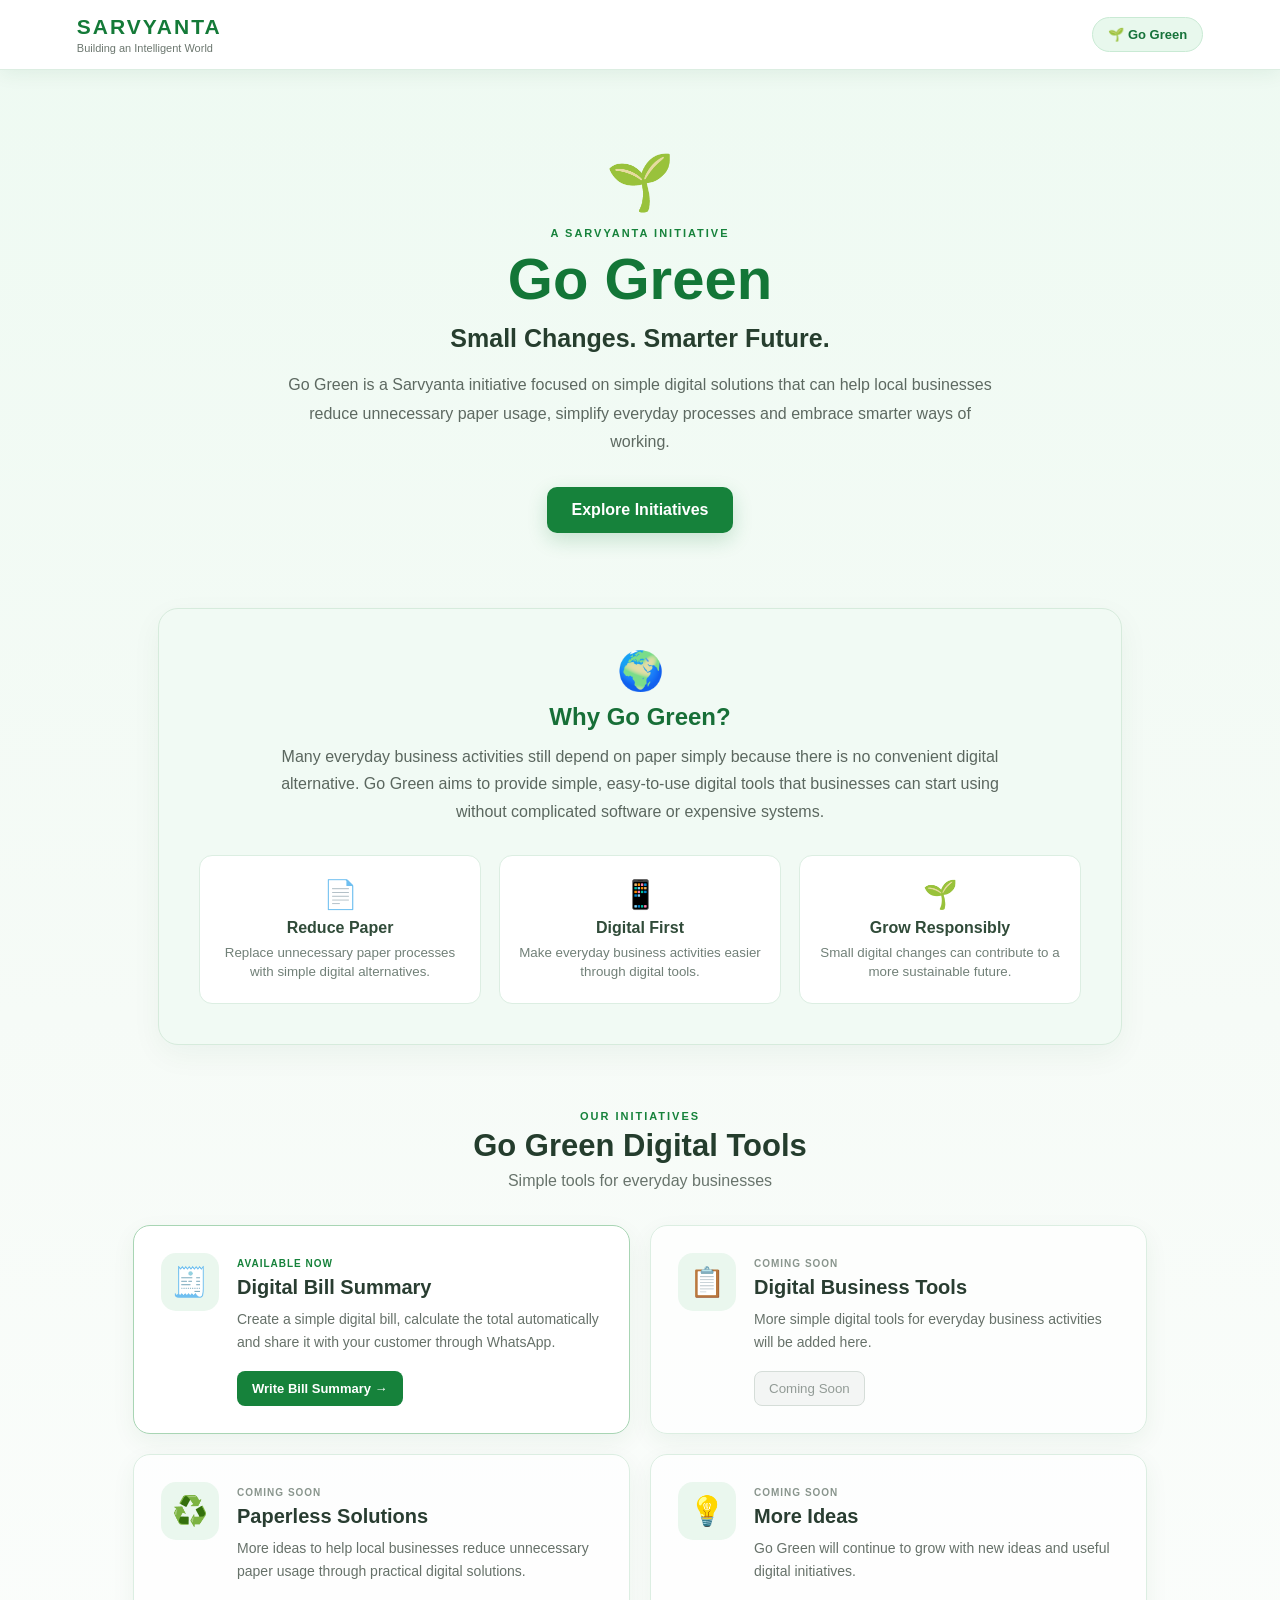
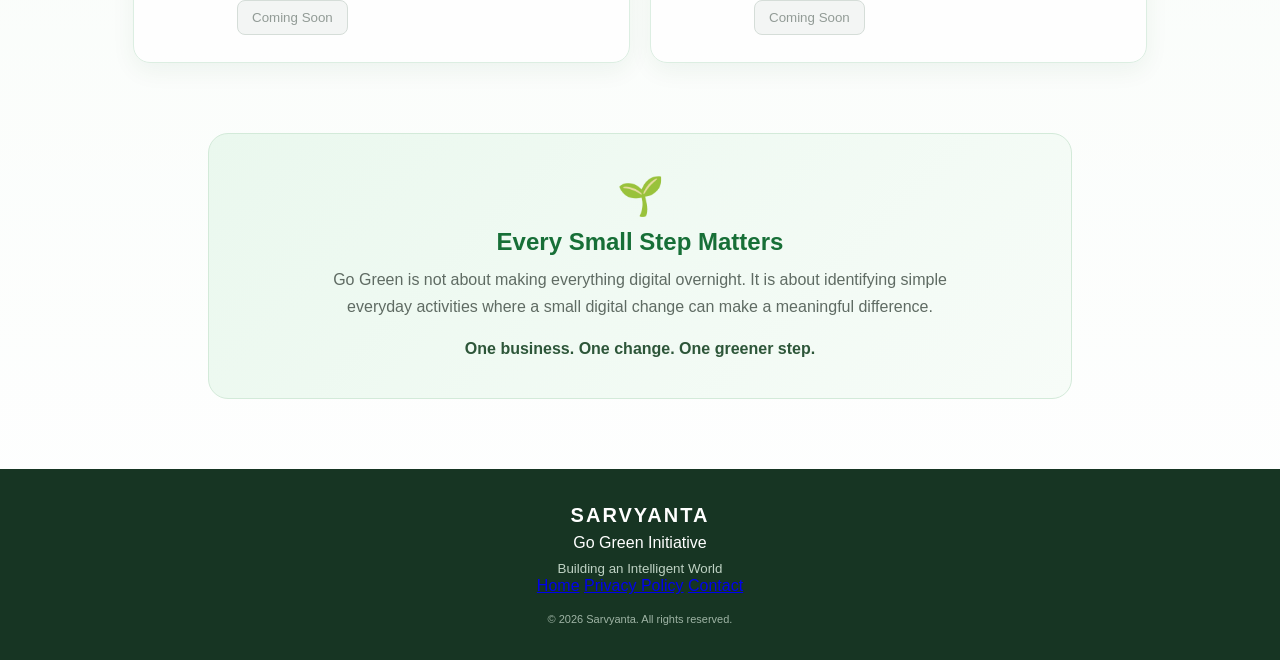
<file: index.html>
<!DOCTYPE html>
<html lang="en">

<head>

  <meta charset="UTF-8">

  <meta
    name="viewport"
    content="width=device-width, initial-scale=1.0">
<meta name="google-adsense-account" content="ca-pub-6474637490053228">

  <!-- =========================
       SEO
  ========================== -->

  <title>Go Green | Sarvyanta</title>

  <meta
    name="description"
    content="Sarvyanta Go Green – simple digital initiatives that help businesses reduce unnecessary paper usage and adopt smarter digital solutions.">

  <meta
    name="keywords"
    content="Sarvyanta Go Green, Go Green initiative, digital solutions, paperless business, digital business tools, digital bill, paper reduction, sustainable business">

  <meta
    name="robots"
    content="index, follow">

  <link
    rel="canonical"
    href="https://sarvyanta.com/GoGreen/">


  <!-- =========================
       OPEN GRAPH
  ========================== -->

  <meta
    property="og:title"
    content="Go Green | Sarvyanta">

  <meta
    property="og:description"
    content="Sarvyanta Go Green – simple digital initiatives that help businesses reduce unnecessary paper usage and adopt smarter digital solutions.">

  <meta
    property="og:type"
    content="website">

  <meta
    property="og:url"
    content="https://sarvyanta.com/GoGreen/">

  <meta
    property="og:site_name"
    content="Sarvyanta">


  <!-- =========================
       TWITTER / SOCIAL
  ========================== -->

  <meta
    name="twitter:card"
    content="summary">

  <meta
    name="twitter:title"
    content="Go Green | Sarvyanta">

  <meta
    name="twitter:description"
    content="Simple digital initiatives by Sarvyanta to help businesses reduce unnecessary paper usage and adopt smarter digital solutions.">


  <!-- =========================
       GOOGLE ANALYTICS
       Measurement ID:
       G-987ESMD68T
  ========================== -->

  <script
    async
    src="https://www.googletagmanager.com/gtag/js?id=G-987ESMD68T">
  </script>

  <script>
    window.dataLayer = window.dataLayer || [];

    function gtag() {
      dataLayer.push(arguments);
    }

    gtag('js', new Date());

    gtag('config', 'G-987ESMD68T');
  </script>


  <!-- =========================
       STYLESHEET
  ========================== -->

  <link rel="stylesheet" href="style.css">

</head>


<body>


  <!-- HEADER -->

  <header class="top-bar">

    <div class="brand">

      <div class="brand-name">
        SARVYANTA
      </div>

      <div class="brand-tagline">
        Building an Intelligent World
      </div>

    </div>


    <div class="green-badge">
      🌱 Go Green
    </div>

  </header>



  <!-- HERO -->

  <main>

    <section class="hero">

      <div class="hero-leaf">
        🌱
      </div>


      <p class="initiative">
        A SARVYANTA INITIATIVE
      </p>


      <h1>
        Go Green
      </h1>


      <h2>
        Small Changes. Smarter Future.
      </h2>


      <p class="hero-text">

        Go Green is a Sarvyanta initiative focused on
        simple digital solutions that can help local
        businesses reduce unnecessary paper usage,
        simplify everyday processes and embrace
        smarter ways of working.

      </p>


      <a
        href="#initiatives"
        class="hero-btn">

        Explore Initiatives

      </a>

    </section>



    <!-- WHY GO GREEN -->

    <section class="intro-section">

      <div class="section-card">

        <div class="section-icon">
          🌍
        </div>


        <h2>
          Why Go Green?
        </h2>


        <p>

          Many everyday business activities still depend
          on paper simply because there is no convenient
          digital alternative.

          Go Green aims to provide simple,
          easy-to-use digital tools that businesses
          can start using without complicated software
          or expensive systems.

        </p>


        <div class="highlights">


          <div class="highlight">

            <span>
              📄
            </span>

            <strong>
              Reduce Paper
            </strong>

            <small>
              Replace unnecessary paper processes
              with simple digital alternatives.
            </small>

          </div>



          <div class="highlight">

            <span>
              📱
            </span>

            <strong>
              Digital First
            </strong>

            <small>
              Make everyday business activities
              easier through digital tools.
            </small>

          </div>



          <div class="highlight">

            <span>
              🌱
            </span>

            <strong>
              Grow Responsibly
            </strong>

            <small>
              Small digital changes can contribute
              to a more sustainable future.
            </small>

          </div>


        </div>

      </div>

    </section>



    <!-- INITIATIVES -->

    <section
      id="initiatives"
      class="initiatives-section">


      <div class="section-heading">

        <p>
          OUR INITIATIVES
        </p>

        <h2>
          Go Green Digital Tools
        </h2>

        <span>
          Simple tools for everyday businesses
        </span>

      </div>



      <div class="initiative-grid">


        <!-- BILL SUMMARY -->

        <div class="initiative-card active-card">

          <div class="card-icon">
            🧾
          </div>


          <div class="card-content">

            <span class="available">
              AVAILABLE NOW
            </span>


            <h3>
              Digital Bill Summary
            </h3>


            <p>

              Create a simple digital bill,
              calculate the total automatically
              and share it with your customer
              through WhatsApp.

            </p>


            <a
              href="BillSummary/"
              class="card-button">

              Write Bill Summary →

            </a>

          </div>

        </div>



        <!-- FUTURE FEATURE -->

        <div class="initiative-card future-card">

          <div class="card-icon">
            📋
          </div>


          <div class="card-content">

            <span class="coming">
              COMING SOON
            </span>


            <h3>
              Digital Business Tools
            </h3>


            <p>

              More simple digital tools for
              everyday business activities
              will be added here.

            </p>


            <button
              type="button"
              class="disabled-button"
              disabled>

              Coming Soon

            </button>

          </div>

        </div>



        <!-- FUTURE FEATURE -->

        <div class="initiative-card future-card">

          <div class="card-icon">
            ♻️
          </div>


          <div class="card-content">

            <span class="coming">
              COMING SOON
            </span>


            <h3>
              Paperless Solutions
            </h3>


            <p>

              More ideas to help local businesses
              reduce unnecessary paper usage
              through practical digital solutions.

            </p>


            <button
              type="button"
              class="disabled-button"
              disabled>

              Coming Soon

            </button>

          </div>

        </div>



        <!-- FUTURE FEATURE -->

        <div class="initiative-card future-card">

          <div class="card-icon">
            💡
          </div>


          <div class="card-content">

            <span class="coming">
              COMING SOON
            </span>


            <h3>
              More Ideas
            </h3>


            <p>

              Go Green will continue to grow
              with new ideas and useful digital
              initiatives.

            </p>


            <button
              type="button"
              class="disabled-button"
              disabled>

              Coming Soon

            </button>

          </div>

        </div>


      </div>

    </section>



    <!-- MESSAGE -->

    <section class="message-section">

      <div class="message-card">

        <div class="message-icon">
          🌱
        </div>


        <h2>
          Every Small Step Matters
        </h2>


        <p>

          Go Green is not about making everything
          digital overnight.

          It is about identifying simple everyday
          activities where a small digital change
          can make a meaningful difference.

        </p>


        <strong>
          One business. One change. One greener step.
        </strong>

      </div>

    </section>


  </main>



<!-- FOOTER --> <footer> <div class="footer-brand"> SARVYANTA </div> <p> Go Green Initiative </p> <small> Building an Intelligent World </small> <div class="footer-links"> <a href="https://sarvyanta.com/">Home</a> <a href="https://sarvyanta.com/Privacy-Policy/">Privacy Policy</a> <a href="mailto:sarvyanta@gmail.com">Contact</a> </div> <div class="copyright"> © 2026 Sarvyanta. All rights reserved. </div> </footer> 


  <script src="script.js"></script>

</body>

  </html>
</file>
<file: style.css>
* {
  box-sizing: border-box;
}

html {
  scroll-behavior: smooth;
}

body {
  margin: 0;

  font-family:
    Arial,
    Helvetica,
    sans-serif;

  color: #24352a;

  background:
    linear-gradient(
      180deg,
      #eefaf2 0%,
      #f6fbf7 45%,
      #ffffff 100%
    );
}


/* =========================
   HEADER
========================= */

.top-bar {

  position: sticky;

  top: 0;

  z-index: 1000;

  display: flex;

  justify-content: space-between;

  align-items: center;

  padding:
    15px 6%;

  background:
    rgba(255, 255, 255, 0.96);

  border-bottom:
    1px solid #dceee2;

  box-shadow:
    0 4px 18px
    rgba(20, 80, 40, 0.07);

}


.brand-name {

  font-size: 21px;

  font-weight: 800;

  letter-spacing: 2px;

  color: #147a38;

}


.brand-tagline {

  margin-top: 3px;

  font-size: 11px;

  color: #6c776f;

}


.green-badge {

  padding:
    9px 15px;

  border-radius: 25px;

  background: #e8f8ed;

  border:
    1px solid #c9ead4;

  color: #16733a;

  font-size: 13px;

  font-weight: bold;

}


/* =========================
   HERO
========================= */

.hero {

  max-width: 900px;

  margin: auto;

  padding:
    80px 20px 75px;

  text-align: center;

}


.hero-leaf {

  font-size: 55px;

  margin-bottom: 12px;

}


.initiative {

  margin: 0 0 8px;

  font-size: 11px;

  font-weight: bold;

  letter-spacing: 2px;

  color: #16823b;

}


.hero h1 {

  margin: 0;

  font-size: 58px;

  line-height: 1.1;

  color: #137637;

}


.hero h2 {

  margin:
    13px 0 18px;

  font-size: 25px;

  color: #263e2e;

}


.hero-text {

  max-width: 720px;

  margin: auto;

  line-height: 1.8;

  font-size: 16px;

  color: #5d6961;

}


.hero-btn {

  display: inline-block;

  margin-top: 30px;

  padding:
    14px 25px;

  border-radius: 10px;

  background: #16823b;

  color: white;

  text-decoration: none;

  font-weight: bold;

  box-shadow:
    0 7px 20px
    rgba(22, 130, 59, 0.2);

  transition: 0.2s ease;

}


.hero-btn:hover {

  background: #10672f;

  transform:
    translateY(-2px);

}


/* =========================
   INTRO
========================= */

.intro-section {

  max-width: 1000px;

  margin:
    0 auto 65px;

  padding:
    0 18px;

}


.section-card {

  padding: 40px;

  text-align: center;

  border-radius: 20px;

  background: #f1faf4;

  border:
    1px solid #d6ebdc;

  box-shadow:
    0 10px 30px
    rgba(20, 80, 40, 0.05);

}


.section-icon {

  font-size: 38px;

}


.section-card h2 {

  margin:
    10px 0 12px;

  color: #176f37;

}


.section-card > p {

  max-width: 760px;

  margin: auto;

  line-height: 1.7;

  color: #5b675f;

}


/* =========================
   HIGHLIGHTS
========================= */

.highlights {

  display: grid;

  grid-template-columns:
    repeat(3, 1fr);

  gap: 18px;

  margin-top: 30px;

}


.highlight {

  padding: 22px 15px;

  background: white;

  border-radius: 13px;

  border:
    1px solid #dceee2;

}


.highlight span {

  display: block;

  font-size: 28px;

  margin-bottom: 8px;

}


.highlight strong {

  display: block;

  color: #304b39;

}


.highlight small {

  display: block;

  margin-top: 6px;

  line-height: 1.45;

  color: #718078;

}


/* =========================
   INITIATIVES
========================= */

.initiatives-section {

  max-width: 1050px;

  margin:
    0 auto 70px;

  padding:
    0 18px;

}


.section-heading {

  text-align: center;

  margin-bottom: 35px;

}


.section-heading p {

  margin: 0 0 6px;

  font-size: 11px;

  font-weight: bold;

  letter-spacing: 2px;

  color: #16823b;

}


.section-heading h2 {

  margin: 0;

  font-size: 31px;

  color: #243d2d;

}


.section-heading span {

  display: block;

  margin-top: 8px;

  color: #68746c;

}


/* =========================
   CARD GRID
========================= */

.initiative-grid {

  display: grid;

  grid-template-columns:
    repeat(2, 1fr);

  gap: 20px;

}


.initiative-card {

  display: flex;

  gap: 18px;

  padding: 27px;

  border-radius: 17px;

  background: white;

  border:
    1px solid #dceee2;

  box-shadow:
    0 8px 25px
    rgba(20, 80, 40, 0.06);

  transition:
    transform 0.2s ease,
    box-shadow 0.2s ease;

}


.active-card {

  border:
    1px solid #a8d5b4;

}


.initiative-card:hover {

  transform:
    translateY(-3px);

  box-shadow:
    0 14px 30px
    rgba(20, 80, 40, 0.10);

}


.future-card {

  background:
    rgba(255,255,255,0.75);

}


.card-icon {

  flex:
    0 0 58px;

  width: 58px;

  height: 58px;

  display: flex;

  justify-content: center;

  align-items: center;

  border-radius: 15px;

  background: #eaf7ee;

  font-size: 29px;

}


.card-content {

  flex: 1;

}


.available,
.coming {

  display: inline-block;

  margin-bottom: 7px;

  font-size: 10px;

  font-weight: bold;

  letter-spacing: 1px;

}


.available {

  color: #16823b;

}


.coming {

  color: #89958d;

}


.card-content h3 {

  margin:
    0 0 9px;

  font-size: 20px;

  color: #293d31;

}


.card-content p {

  margin:
    0 0 18px;

  line-height: 1.6;

  color: #667169;

  font-size: 14px;

}


.card-button {

  display: inline-block;

  padding:
    10px 15px;

  border-radius: 8px;

  background: #16823b;

  color: white;

  text-decoration: none;

  font-size: 13px;

  font-weight: bold;

}


.card-button:hover {

  background: #10672f;

}


.disabled-button {

  padding:
    9px 14px;

  border:
    1px solid #d5ddd8;

  border-radius: 8px;

  background: #f3f5f4;

  color: #929b96;

}


/* =========================
   MESSAGE
========================= */

.message-section {

  max-width: 900px;

  margin:
    0 auto 70px;

  padding:
    0 18px;

}


.message-card {

  padding:
    40px 25px;

  text-align: center;

  border-radius: 20px;

  background:
    linear-gradient(
      135deg,
      #eaf8ee,
      #f7fcf8
    );

  border:
    1px solid #d3ead9;

}


.message-icon {

  font-size: 38px;

}


.message-card h2 {

  margin:
    10px 0;

  color: #176f37;

}


.message-card p {

  max-width: 680px;

  margin:
    0 auto 20px;

  line-height: 1.7;

  color: #5f6b63;

}


.message-card strong {

  color: #2d5639;

}


/* =========================
   FOOTER
========================= */

footer {

  padding:
    35px 20px;

  text-align: center;

  background: #173523;

  color: white;

}


.footer-brand {

  font-size: 20px;

  font-weight: bold;

  letter-spacing: 2px;

}


footer p {

  margin:
    7px 0;

}


footer small {

  color: #bfd2c4;

}


.copyright {

  margin-top: 18px;

  font-size: 11px;

  color: #9fb4a5;

}


/* =========================
   MOBILE
========================= */

@media (max-width: 700px) {


  .top-bar {

    padding:
      12px 4%;

  }


  .brand-name {

    font-size: 18px;

  }


  .brand-tagline {

    font-size: 9px;

  }


  .green-badge {

    padding:
      7px 10px;

    font-size: 11px;

  }


  .hero {

    padding:
      55px 18px 50px;

  }


  .hero h1 {

    font-size: 43px;

  }


  .hero h2 {

    font-size: 21px;

  }


  .hero-text {

    font-size: 14px;

  }


  .section-card {

    padding:
      28px 18px;

  }


  .highlights {

    grid-template-columns: 1fr;

  }


  .initiative-grid {

    grid-template-columns: 1fr;

  }


  .initiative-card {

    padding:
      22px;

  }


  .card-icon {

    flex-basis: 48px;

    width: 48px;

    height: 48px;

    font-size: 24px;

  }


  .section-heading h2 {

    font-size: 26px;

  }

}
</file>
